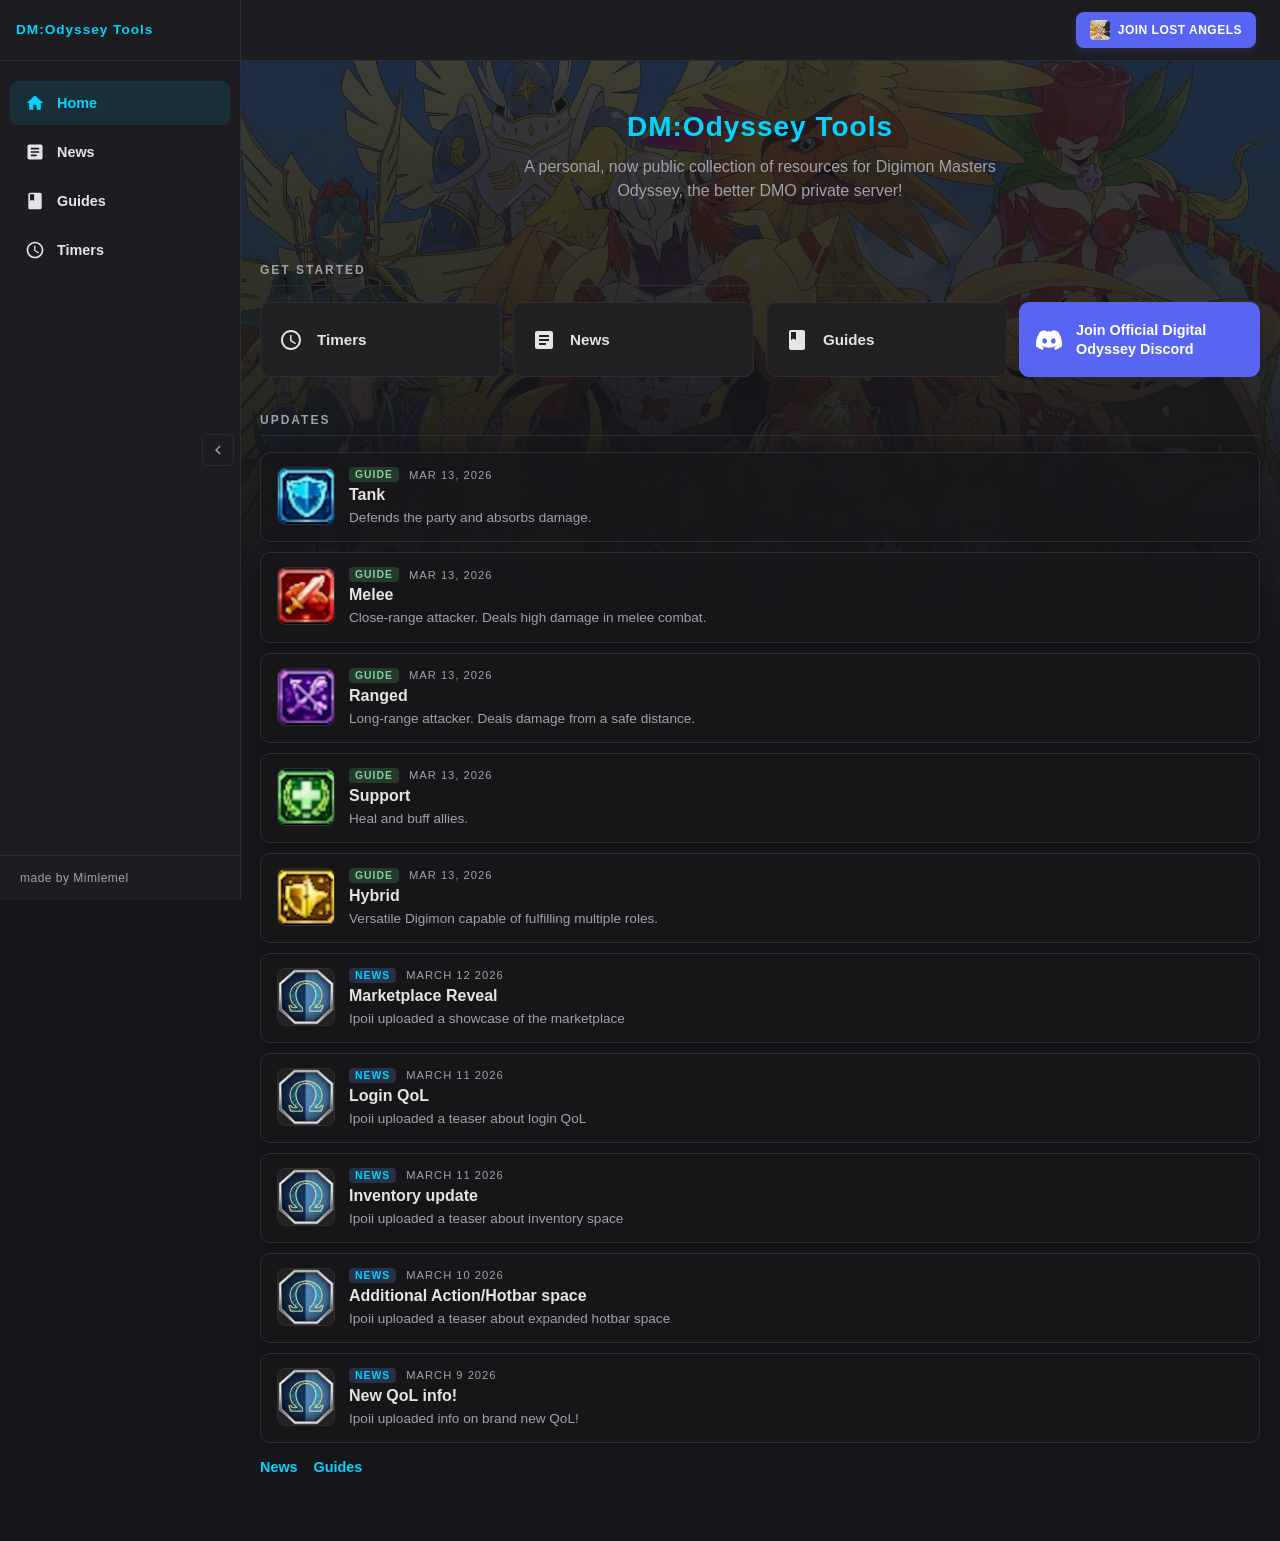
<file: index.html>
<!DOCTYPE html>
<html lang="en">
<head>
    <meta charset="UTF-8">
    <meta name="viewport" content="width=device-width, initial-scale=1.0">
    <title>DM:Odyssey Tools</title>
    <meta name="description" content="Resources for Digimon Masters Odyssey: news, guides, and tour timers for the DMO private server. Join Lost Angels and get started.">
    <meta property="og:type" content="website">
    <meta property="og:title" content="DM:Odyssey Tools">
    <meta property="og:description" content="Resources for Digimon Masters Odyssey: news, guides, and tour timers for the DMO private server.">
    <meta name="twitter:card" content="summary">
    <meta name="twitter:title" content="DM:Odyssey Tools">
    <meta name="twitter:description" content="Resources for Digimon Masters Odyssey: news, guides, and tour timers for the DMO private server.">
    <link rel="icon" type="image/x-icon" href="images/favicon/favicon.ico">
    <link rel="icon" type="image/png" sizes="32x32" href="images/favicon/favicon-32x32.png">
    <link rel="icon" type="image/png" sizes="16x16" href="images/favicon/favicon-16x16.png">
    <link rel="apple-touch-icon" sizes="180x180" href="images/favicon/apple-touch-icon.png">
    <link rel="manifest" href="images/favicon/site.webmanifest">
    <link rel="stylesheet" href="styles.css?v=2">
    <script type="application/ld+json">
    {"@context":"https://schema.org","@type":"WebSite","name":"DM:Odyssey Tools","description":"Resources for Digimon Masters Odyssey: news, guides, and tour timers for the DMO private server."}
    </script>
</head>
<body data-theme="dark">

<aside class="sidebar" id="sidebar">
    <div class="sidebar-header">
        <span class="sidebar-header-text">DM:Odyssey Tools</span>
        <button class="sidebar-toggle" id="sidebarToggle" title="Collapse menu" aria-label="Collapse menu">
            <svg viewBox="0 0 24 24"><path d="M15.41 7.41L14 6l-6 6 6 6 1.41-1.41L10.83 12z"/></svg>
        </button>
    </div>
    <nav class="nav-links">
        <a href="./" class="nav-item active">
            <svg class="nav-icon" viewBox="0 0 24 24"><path d="M10 20v-6h4v6h5v-8h3L12 3 2 12h3v8z"/></svg>
            <span>Home</span>
        </a>
        <a href="news/" class="nav-item">
            <svg class="nav-icon" viewBox="0 0 24 24"><path d="M19 3H5c-1.1 0-2 .9-2 2v14c0 1.1.9 2 2 2h14c1.1 0 2-.9 2-2V5c0-1.1-.9-2-2-2zm-5 14H7v-2h7v2zm3-4H7v-2h10v2zm0-4H7V7h10v2z"/></svg>
            <span>News</span>
        </a>
        <a href="guides/" class="nav-item">
            <svg class="nav-icon" viewBox="0 0 24 24"><path d="M18 2H6c-1.1 0-2 .9-2 2v16c0 1.1.9 2 2 2h12c1.1 0 2-.9 2-2V4c0-1.1-.9-2-2-2zM6 4h5v8l-2.5-1.5L6 12V4z"/></svg>
            <span>Guides</span>
        </a>
        <a href="timers/" class="nav-item">
            <svg class="nav-icon" viewBox="0 0 24 24"><path d="M11.99 2C6.47 2 2 6.48 2 12s4.47 10 9.99 10C17.52 22 22 17.52 22 12S17.52 2 11.99 2zM12 20c-4.42 0-8-3.58-8-8s3.58-8 8-8 8 3.58 8 8-3.58 8-8 8zm.5-13H11v6l5.25 3.15.75-1.23-4.5-2.67z"/></svg>
            <span>Timers</span>
        </a>
    </nav>
    <div class="sidebar-footer">made by Mimlemel<span class="editor-wrap"> · <a href="editor/" class="editor-link">Add post</a></span></div>
</aside>
<button class="sidebar-open-fab" id="sidebarOpenFab" title="Open menu" aria-label="Open menu">
    <svg viewBox="0 0 24 24"><path d="M10 6L8.59 7.41 13.17 12l-4.58 4.59L10 18l6-6z"/></svg>
</button>

<div class="main-wrapper">
    <header class="global-header">
        <div class="page-title-mobile">HOME</div>
        <div class="header-right">
            <a href="https://discord.gg/7pn8YUFkcG" target="_blank" class="discord-btn">
                <img src="images/lostangels.gif" alt="" class="discord-gif" onerror="this.src='https://cdn-icons-png.flaticon.com/512/3670/3670157.png'">
                <span>Join Lost Angels</span>
            </a>
        </div>
    </header>

    <main class="content-area">
        <div class="landing-hero">
            <h1>DM:Odyssey Tools</h1>
            <p>A personal, now public collection of resources for Digimon Masters Odyssey, the better DMO private server!</p>
        </div>

        <section class="landing-section">
            <h2>Get started</h2>
            <div class="landing-cards">
                <a href="timers/" class="landing-card">
                    <svg viewBox="0 0 24 24"><path d="M11.99 2C6.47 2 2 6.48 2 12s4.47 10 9.99 10C17.52 22 22 17.52 22 12S17.52 2 11.99 2zM12 20c-4.42 0-8-3.58-8-8s3.58-8 8-8 8 3.58 8 8-3.58 8-8 8zm.5-13H11v6l5.25 3.15.75-1.23-4.5-2.67z"/></svg>
                    Timers
                </a>
                <a href="news/" class="landing-card">
                    <svg viewBox="0 0 24 24"><path d="M19 3H5c-1.1 0-2 .9-2 2v14c0 1.1.9 2 2 2h14c1.1 0 2-.9 2-2V5c0-1.1-.9-2-2-2zm-5 14H7v-2h7v2zm3-4H7v-2h10v2zm0-4H7V7h10v2z"/></svg>
                    News
                </a>
                <a href="guides/" class="landing-card">
                    <svg viewBox="0 0 24 24"><path d="M18 2H6c-1.1 0-2 .9-2 2v16c0 1.1.9 2 2 2h12c1.1 0 2-.9 2-2V4c0-1.1-.9-2-2-2zM6 4h5v8l-2.5-1.5L6 12V4z"/></svg>
                    Guides
                </a>
                <a href="https://discord.gg/EegYuwFWg3" target="_blank" rel="noopener noreferrer" class="landing-card landing-card--discord">
                    <svg class="discord-icon" viewBox="0 0 24 24" fill="currentColor"><path d="M20.317 4.37a19.791 19.791 0 0 0-4.885-1.515.074.074 0 0 0-.079.037c-.21.375-.444.864-.608 1.25a18.27 18.27 0 0 0-5.487 0 12.64 12.64 0 0 0-.617-1.25.077.077 0 0 0-.079-.037A19.736 19.736 0 0 0 3.677 4.37a.07.07 0 0 0-.032.027C.533 9.046-.32 13.58.099 18.057a.082.082 0 0 0 .031.057 19.9 19.9 0 0 0 5.993 3.03.078.078 0 0 0 .084-.028 14.09 14.09 0 0 0 1.226-1.994.076.076 0 0 0-.041-.106 13.107 13.107 0 0 1-1.872-.892.077.077 0 0 1-.008-.128 10.2 10.2 0 0 0 .372-.292.074.074 0 0 1 .077-.01c3.928 1.793 8.18 1.793 12.062 0a.074.074 0 0 1 .078.01c.12.098.246.198.373.292a.077.077 0 0 1-.006.127 12.299 12.299 0 0 1-1.873.892.077.077 0 0 0-.041.107c.36.698.772 1.362 1.225 1.993a.076.076 0 0 0 .084.028 19.839 19.839 0 0 0 6.002-3.03.077.077 0 0 0 .032-.054c.5-5.177-.838-9.674-3.549-13.66a.061.061 0 0 0-.031-.03zM8.02 15.33c-1.183 0-2.157-1.085-2.157-2.419 0-1.333.956-2.419 2.157-2.419 1.21 0 2.176 1.096 2.157 2.42 0 1.333-.956 2.418-2.157 2.418zm7.975 0c-1.183 0-2.157-1.085-2.157-2.419 0-1.333.955-2.419 2.157-2.419 1.21 0 2.176 1.096 2.157 2.42 0 1.333-.946 2.418-2.157 2.418z"/></svg>
                    <span class="landing-card--discord-text">Join Official Digital Odyssey Discord</span>
                </a>
            </div>
        </section>

        <section class="landing-section">
            <h2>Updates</h2>
            <div class="news-list" id="updatesList"></div>
            <div class="updates-view-all" id="updatesViewAll">
                <a href="news/">News</a>
                <a href="guides/">Guides</a>
            </div>
        </section>
    </main>
</div>

<script src="js/common.js"></script>
<script src="js/index.js"></script>

</body>
</html>
</file>
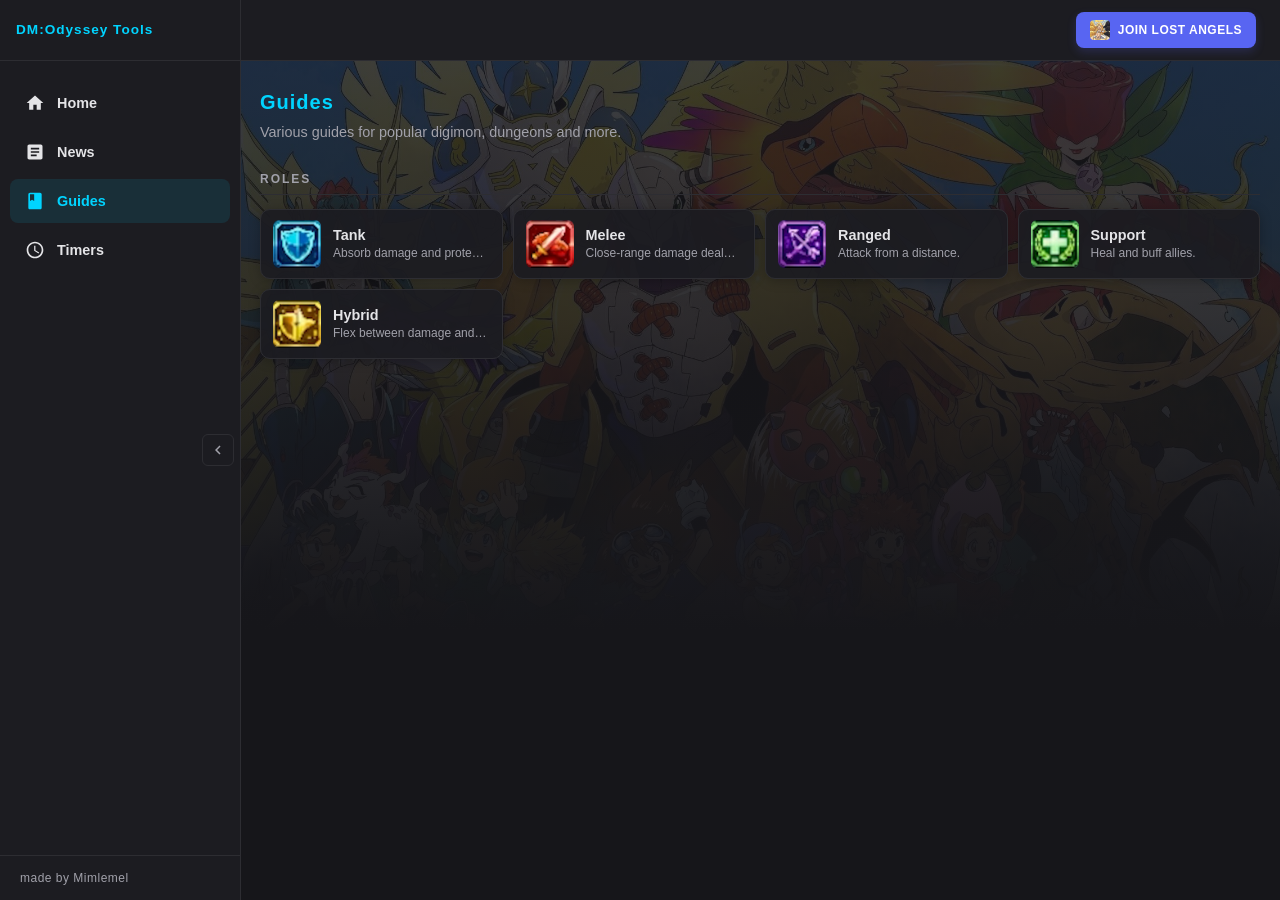
<file: guides/index.html>
<!DOCTYPE html>
<html lang="en">
<head>
    <meta charset="UTF-8">
    <meta name="viewport" content="width=device-width, initial-scale=1.0">
    <title>Guides | DM:Odyssey Tools</title>
    <meta name="description" content="Guides for Digimon Masters Odyssey: roles, digimon, dungeons, and more. Tips for tanks, support, ranged, melee, caster, and hybrid.">
    <meta property="og:type" content="website">
    <meta property="og:title" content="Guides | DM:Odyssey Tools">
    <meta property="og:description" content="Guides for Digimon Masters Odyssey: roles, digimon, dungeons, and more. Tips for tanks, support, ranged, melee, caster, and hybrid.">
    <meta name="twitter:card" content="summary">
    <meta name="twitter:title" content="Guides | DM:Odyssey Tools">
    <meta name="twitter:description" content="Guides for Digimon Masters Odyssey: roles, digimon, dungeons, and more. Tips for tanks, support, ranged, melee, caster, and hybrid.">
    <link rel="icon" type="image/x-icon" href="../images/favicon/favicon.ico">
    <link rel="icon" type="image/png" sizes="32x32" href="../images/favicon/favicon-32x32.png">
    <link rel="icon" type="image/png" sizes="16x16" href="../images/favicon/favicon-16x16.png">
    <link rel="apple-touch-icon" sizes="180x180" href="../images/favicon/apple-touch-icon.png">
    <link rel="manifest" href="../images/favicon/site.webmanifest">
    <link rel="stylesheet" href="../styles.css?v=2">
</head>
<body data-theme="dark">

<aside class="sidebar" id="sidebar">
    <div class="sidebar-header">
        <span class="sidebar-header-text">DM:Odyssey Tools</span>
        <button class="sidebar-toggle" id="sidebarToggle" title="Collapse menu" aria-label="Collapse menu">
            <svg viewBox="0 0 24 24"><path d="M15.41 7.41L14 6l-6 6 6 6 1.41-1.41L10.83 12z"/></svg>
        </button>
    </div>
    <nav class="nav-links">
        <a href="../" class="nav-item">
            <svg class="nav-icon" viewBox="0 0 24 24"><path d="M10 20v-6h4v6h5v-8h3L12 3 2 12h3v8z"/></svg>
            <span>Home</span>
        </a>
        <a href="../news/" class="nav-item">
            <svg class="nav-icon" viewBox="0 0 24 24"><path d="M19 3H5c-1.1 0-2 .9-2 2v14c0 1.1.9 2 2 2h14c1.1 0 2-.9 2-2V5c0-1.1-.9-2-2-2zm-5 14H7v-2h7v2zm3-4H7v-2h10v2zm0-4H7V7h10v2z"/></svg>
            <span>News</span>
        </a>
        <a href="./" class="nav-item active">
            <svg class="nav-icon" viewBox="0 0 24 24"><path d="M18 2H6c-1.1 0-2 .9-2 2v16c0 1.1.9 2 2 2h12c1.1 0 2-.9 2-2V4c0-1.1-.9-2-2-2zM6 4h5v8l-2.5-1.5L6 12V4z"/></svg>
            <span>Guides</span>
        </a>
        <a href="../timers/" class="nav-item">
            <svg class="nav-icon" viewBox="0 0 24 24"><path d="M11.99 2C6.47 2 2 6.48 2 12s4.47 10 9.99 10C17.52 22 22 17.52 22 12S17.52 2 11.99 2zM12 20c-4.42 0-8-3.58-8-8s3.58-8 8-8 8 3.58 8 8-3.58 8-8 8zm.5-13H11v6l5.25 3.15.75-1.23-4.5-2.67z"/></svg>
            <span>Timers</span>
        </a>
    </nav>
    <div class="sidebar-footer">made by Mimlemel<span class="editor-wrap"> · <a href="../editor/" class="editor-link">Add post</a></span></div>
</aside>
<button class="sidebar-open-fab" id="sidebarOpenFab" title="Open menu" aria-label="Open menu">
    <svg viewBox="0 0 24 24"><path d="M10 6L8.59 7.41 13.17 12l-4.58 4.59L10 18l6-6z"/></svg>
</button>

<div class="main-wrapper">
    <header class="global-header">
        <div class="page-title-mobile">GUIDES</div>
        <div class="header-right">
            <a href="https://discord.gg/7pn8YUFkcG" target="_blank" class="discord-btn">
                <img src="../images/lostangels.gif" alt="" class="discord-gif" onerror="this.src='https://cdn-icons-png.flaticon.com/512/3670/3670157.png'">
                <span>Join Lost Angels</span>
            </a>
        </div>
    </header>

    <main class="content-area">
        <h1 class="guides-page-title">Guides</h1>
        <p class="guides-intro">Various guides for popular digimon, dungeons and more.</p>

        <section class="guide-section roles-section">
            <h2 class="guide-section-title">Roles</h2>
            <div class="guide-cards roles-cards">
                <a href="../guide/#role-tank" class="guide-card role-card">
                    <img class="guide-card-image role-card-image" src="../images/roles/tank.png" alt="">
                    <div class="guide-card-body">
                        <div class="guide-card-title">Tank</div>
                        <div class="guide-card-desc">Absorb damage and protect the party.</div>
                    </div>
                </a>
                <a href="../guide/#role-melee" class="guide-card role-card">
                    <img class="guide-card-image role-card-image" src="../images/roles/melee.png" alt="">
                    <div class="guide-card-body">
                        <div class="guide-card-title">Melee</div>
                        <div class="guide-card-desc">Close-range damage dealers.</div>
                    </div>
                </a>
                <a href="../guide/#role-ranged" class="guide-card role-card">
                    <img class="guide-card-image role-card-image" src="../images/roles/ranged.png" alt="">
                    <div class="guide-card-body">
                        <div class="guide-card-title">Ranged</div>
                        <div class="guide-card-desc">Attack from a distance.</div>
                    </div>
                </a>
                <a href="../guide/#role-support" class="guide-card role-card">
                    <img class="guide-card-image role-card-image" src="../images/roles/support.png" alt="">
                    <div class="guide-card-body">
                        <div class="guide-card-title">Support</div>
                        <div class="guide-card-desc">Heal and buff allies.</div>
                    </div>
                </a>
                <a href="../guide/#role-hybrid" class="guide-card role-card">
                    <img class="guide-card-image role-card-image" src="../images/roles/hybrid.png" alt="">
                    <div class="guide-card-body">
                        <div class="guide-card-title">Hybrid</div>
                        <div class="guide-card-desc">Flex between damage and utility.</div>
                    </div>
                </a>
            </div>
        </section>

        <div id="guidesContainer"></div>
        <div class="guides-empty" id="guidesEmpty" style="display: none;">No guides yet.</div>
    </main>
</div>

<script src="../js/common.js"></script>
<script src="../js/guides.js"></script>

</body>
</html>
</file>
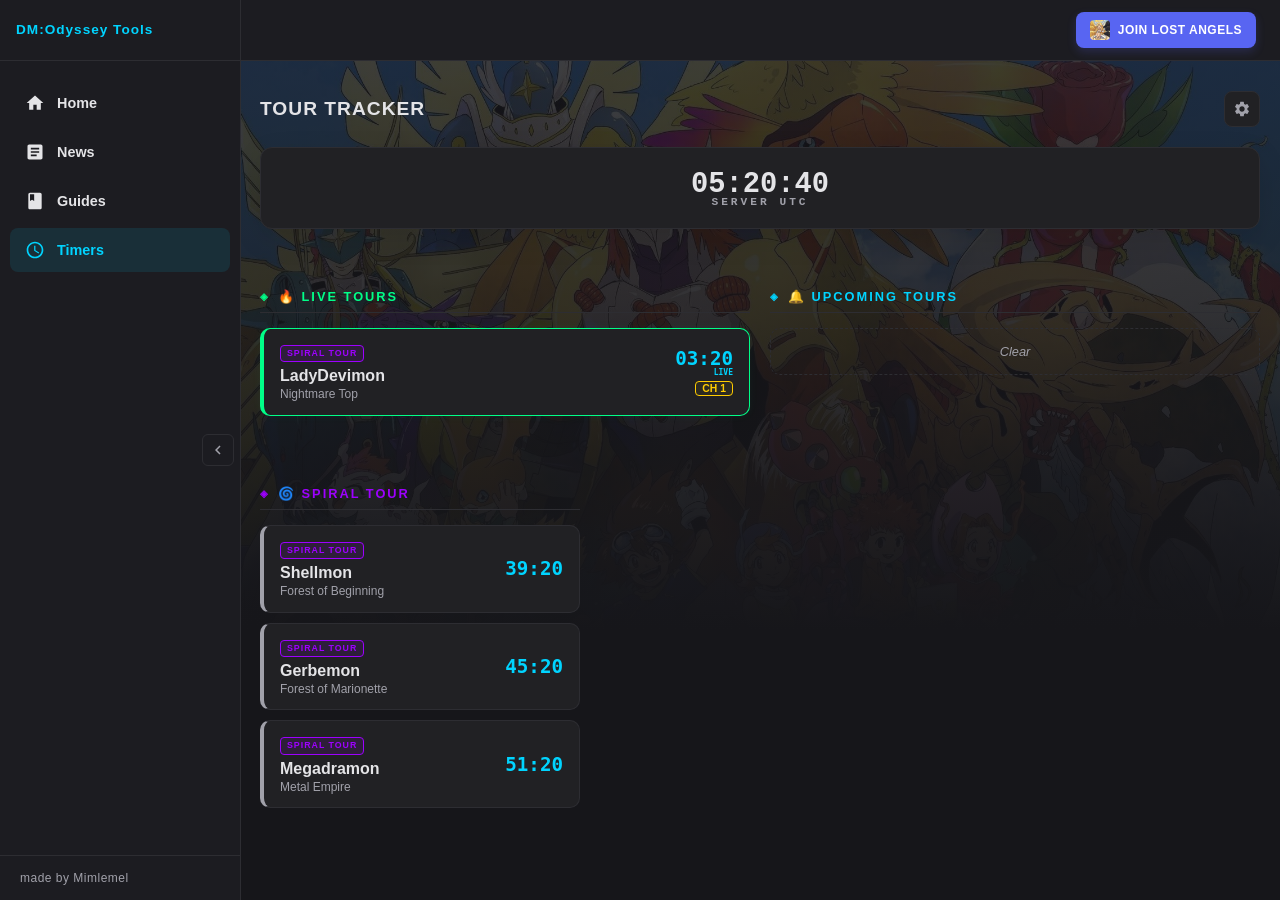
<file: timers/index.html>
<!DOCTYPE html>
<html lang="en">
<head>
    <meta charset="UTF-8">
    <meta name="viewport" content="width=device-width, initial-scale=1.0">
    <title>Timers | DM:Odyssey Tools</title>
    <meta name="description" content="Tour tracker for Digimon Masters Odyssey: Spiral tours. Live and upcoming schedule in server time.">
    <meta property="og:type" content="website">
    <meta property="og:title" content="Timers | DM:Odyssey Tools">
    <meta property="og:description" content="Tour tracker for Digimon Masters Odyssey: Spiral tours. Live and upcoming schedule in server time.">
    <meta name="twitter:card" content="summary">
    <meta name="twitter:title" content="Timers | DM:Odyssey Tools">
    <meta name="twitter:description" content="Tour tracker for Digimon Masters Odyssey: Spiral tours. Live and upcoming schedule in server time.">
    <link rel="icon" type="image/x-icon" href="../images/favicon/favicon.ico">
    <link rel="icon" type="image/png" sizes="32x32" href="../images/favicon/favicon-32x32.png">
    <link rel="icon" type="image/png" sizes="16x16" href="../images/favicon/favicon-16x16.png">
    <link rel="apple-touch-icon" sizes="180x180" href="../images/favicon/apple-touch-icon.png">
    <link rel="manifest" href="../images/favicon/site.webmanifest">
    <link rel="stylesheet" href="../styles.css?v=2">
</head>
<body data-theme="dark">

<div id="eventShineOverlay"></div>
<div id="eventRainContainer"></div>

<aside class="sidebar" id="sidebar">
    <div class="sidebar-header">
        <span class="sidebar-header-text">DM:Odyssey Tools</span>
        <button class="sidebar-toggle" id="sidebarToggle" title="Collapse menu" aria-label="Collapse menu">
            <svg viewBox="0 0 24 24"><path d="M15.41 7.41L14 6l-6 6 6 6 1.41-1.41L10.83 12z"/></svg>
        </button>
    </div>
    <nav class="nav-links">
        <a href="../" class="nav-item">
            <svg class="nav-icon" viewBox="0 0 24 24"><path d="M10 20v-6h4v6h5v-8h3L12 3 2 12h3v8z"/></svg>
            <span>Home</span>
        </a>
        <a href="../news/" class="nav-item">
            <svg class="nav-icon" viewBox="0 0 24 24"><path d="M19 3H5c-1.1 0-2 .9-2 2v14c0 1.1.9 2 2 2h14c1.1 0 2-.9 2-2V5c0-1.1-.9-2-2-2zm-5 14H7v-2h7v2zm3-4H7v-2h10v2zm0-4H7V7h10v2z"/></svg>
            <span>News</span>
        </a>
        <a href="../guides/" class="nav-item">
            <svg class="nav-icon" viewBox="0 0 24 24"><path d="M18 2H6c-1.1 0-2 .9-2 2v16c0 1.1.9 2 2 2h12c1.1 0 2-.9 2-2V4c0-1.1-.9-2-2-2zM6 4h5v8l-2.5-1.5L6 12V4z"/></svg>
            <span>Guides</span>
        </a>
        <a href="./" class="nav-item active">
            <svg class="nav-icon" viewBox="0 0 24 24"><path d="M11.99 2C6.47 2 2 6.48 2 12s4.47 10 9.99 10C17.52 22 22 17.52 22 12S17.52 2 11.99 2zM12 20c-4.42 0-8-3.58-8-8s3.58-8 8-8 8 3.58 8 8-3.58 8-8 8zm.5-13H11v6l5.25 3.15.75-1.23-4.5-2.67z"/></svg>
            <span>Timers</span>
        </a>
    </nav>
    <div class="sidebar-footer">made by Mimlemel<span class="editor-wrap"> · <a href="../editor/" class="editor-link">Add post</a></span></div>
</aside>
<button class="sidebar-open-fab" id="sidebarOpenFab" title="Open menu" aria-label="Open menu">
    <svg viewBox="0 0 24 24"><path d="M10 6L8.59 7.41 13.17 12l-4.58 4.59L10 18l6-6z"/></svg>
</button>

<div class="main-wrapper">
    <header class="global-header">
        <div class="page-title-mobile">TIMERS</div>
        <div class="header-right">
            <a href="https://discord.gg/7pn8YUFkcG" target="_blank" class="discord-btn">
                <img src="../images/lostangels.gif" alt="" class="discord-gif" onerror="this.src='https://cdn-icons-png.flaticon.com/512/3670/3670157.png'">
                <span>Join Lost Angels</span>
            </a>
        </div>
    </header>

    <main class="content-area">
        <div class="timers-header">
            <h1 style="margin:0; font-size: 1.2rem; letter-spacing: 1px;">TOUR TRACKER</h1>
            <button class="icon-btn" onclick="openSettings()" title="Settings">
                <svg viewBox="0 0 24 24"><path d="M19.14 12.94c.04-.3.06-.61.06-.94 0-.32-.02-.64-.07-.94l2.03-1.58a.49.49 0 00.12-.61l-1.92-3.32a.488.488 0 00-.59-.22l-2.39.96c-.5-.38-1.03-.7-1.62-.94l-.36-2.54a.484.484 0 00-.48-.41h-3.84c-.24 0-.43.17-.47.41l-.36 2.54c-.59.24-1.13.57-1.62.94l-2.39-.96c-.22-.08-.47 0-.59.22L2.74 8.87c-.12.21-.08.47.12.61l2.03 1.58c-.05.3-.09.63-.09.94s.02.64.07.94l-2.03 1.58a.49.49 0 00-.12.61l1.92 3.32c.12.22.37.29.59.22l2.39-.96c.5.38 1.03.7 1.62.94l.36 2.54c.05.24.24.41.48.41h3.84c.24 0 .44-.17.47-.41l.36-2.54c.59-.24 1.13-.56 1.62-.94l2.39.96c.22.08.47 0 .59-.22l1.92-3.32c.12-.22.07-.47-.12-.61l-2.01-1.58zM12 15.6c-1.98 0-3.6-1.62-3.6-3.6s1.62-3.6 3.6-3.6 3.6 1.62 3.6 3.6-1.62 3.6-3.6 3.6z"/></svg>
            </button>
        </div>

        <div class="server-time-card">
            <span id="serverTime">00:00:00</span>
            <span class="utc-label">SERVER UTC</span>
        </div>

        <!-- Top Status Row: Live - Upcoming -->
        <div class="top-status-grid">
            <div class="section" id="liveSection">
                <h2 style="color:var(--active);">🔥 Live Tours</h2>
                <div id="liveList"></div>
            </div>
            <div class="section" id="upcomingSection">
                <h2 style="color:var(--primary);">🔔 Upcoming Tours</h2>
                <div id="upcomingList"></div>
            </div>
        </div>

        <!-- Spiral Schedule -->
        <div class="schedule-categories-grid">
            <div class="section" id="spiralScheduleSection">
                <h2 style="color:var(--spiral);">🌀 Spiral Tour</h2>
                <div id="spiralScheduleList"></div>
            </div>
        </div>
    </main>
</div>

<div id="settingsOverlay" onclick="closeSettings(event)">
    <div class="settings-modal" onclick="event.stopPropagation()">
        <div class="settings-header">
            <h3>Settings</h3>
            <button class="close-btn" onclick="document.getElementById('settingsOverlay').style.display='none'">&times;</button>
        </div>
        
        <div class="settings-divider">Notifications</div>
        <div class="setting-group"><label for="notifySpiral">Spiral Start</label><input type="checkbox" id="notifySpiral" checked></div>
        <div class="setting-group"><label>Notify mins before:</label><input type="number" id="leadTime" class="lead-time-input" value="1" min="1" max="15"></div>
        <button type="button" class="test-btn" id="enableBrowserNotificationsBtn" onclick="requestNotificationPermission()" style="margin-top:6px;">Enable browser notifications</button>
        <p class="settings-hint">System notifications help when the tab is in the background. Grant permission above to get them.</p>

        <div class="settings-divider">Display Sections</div>
        <div class="setting-group"><label for="showSpiral">Show Spiral Tour</label><input type="checkbox" id="showSpiral" checked></div>

        <div class="settings-divider">Special Effects</div>
        <div class="setting-group"><label for="enableEffects">Enable Event Visuals</label><input type="checkbox" id="enableEffects" checked></div>

        <div class="settings-divider">Performance</div>
        <div class="setting-group"><label for="wakeLock">Keep screen awake</label><input type="checkbox" id="wakeLock"></div>
        <p class="settings-hint">While this page is open and visible, prevents the device from dimming or locking the screen. Useful on phones when watching the timer.</p>
    </div>
</div>

<script src="../js/common.js"></script>
<script src="../js/timers.js"></script>


</body>
</html>
</file>
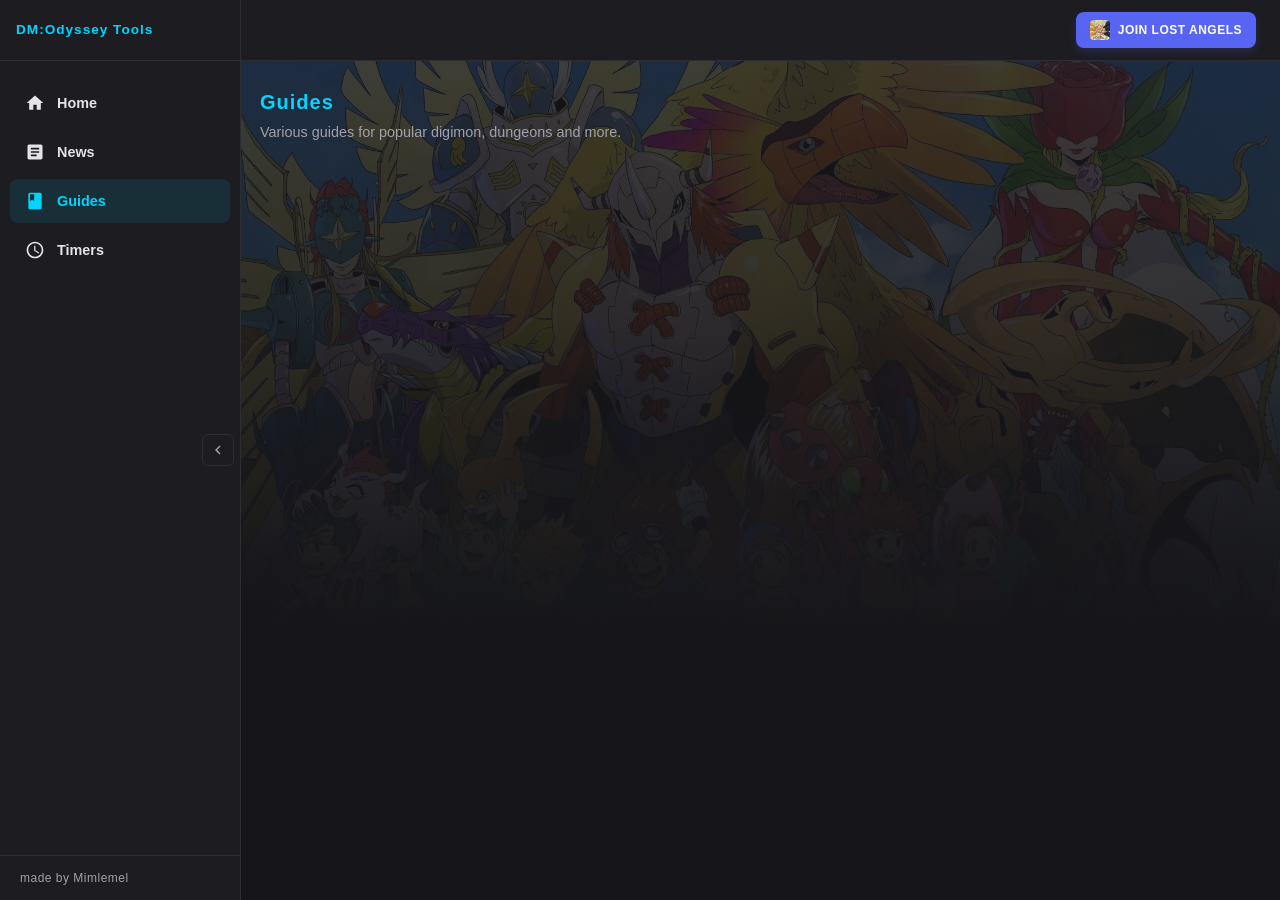
<file: guides.html>
<!DOCTYPE html>
<html lang="en">
<head>
    <meta charset="UTF-8">
    <meta name="viewport" content="width=device-width, initial-scale=1.0">
    <title>Guides | DM:Odyssey Tools</title>
    <meta name="description" content="Guides for Digimon Masters Odyssey: roles, digimon, dungeons, and more. Tips for tanks, support, ranged, melee, caster, and hybrid.">
    <meta property="og:type" content="website">
    <meta property="og:title" content="Guides | DM:Odyssey Tools">
    <meta property="og:description" content="Guides for Digimon Masters Odyssey: roles, digimon, dungeons, and more. Tips for tanks, support, ranged, melee, caster, and hybrid.">
    <meta name="twitter:card" content="summary">
    <meta name="twitter:title" content="Guides | DM:Odyssey Tools">
    <meta name="twitter:description" content="Guides for Digimon Masters Odyssey: roles, digimon, dungeons, and more. Tips for tanks, support, ranged, melee, caster, and hybrid.">
    <link rel="icon" type="image/x-icon" href="images/favicon/favicon.ico">
    <link rel="icon" type="image/png" sizes="32x32" href="images/favicon/favicon-32x32.png">
    <link rel="icon" type="image/png" sizes="16x16" href="images/favicon/favicon-16x16.png">
    <link rel="apple-touch-icon" sizes="180x180" href="images/favicon/apple-touch-icon.png">
    <link rel="manifest" href="images/favicon/site.webmanifest">
    <link rel="stylesheet" href="styles.css">
</head>
<body data-theme="dark">

<aside class="sidebar" id="sidebar">
    <div class="sidebar-header">
        <span class="sidebar-header-text">DM:Odyssey Tools</span>
        <button class="sidebar-toggle" id="sidebarToggle" title="Collapse menu" aria-label="Collapse menu">
            <svg viewBox="0 0 24 24"><path d="M15.41 7.41L14 6l-6 6 6 6 1.41-1.41L10.83 12z"/></svg>
        </button>
    </div>
    <nav class="nav-links">
        <a href="index.html" class="nav-item">
            <svg class="nav-icon" viewBox="0 0 24 24"><path d="M10 20v-6h4v6h5v-8h3L12 3 2 12h3v8z"/></svg>
            <span>Home</span>
        </a>
        <a href="news.html" class="nav-item">
            <svg class="nav-icon" viewBox="0 0 24 24"><path d="M19 3H5c-1.1 0-2 .9-2 2v14c0 1.1.9 2 2 2h14c1.1 0 2-.9 2-2V5c0-1.1-.9-2-2-2zm-5 14H7v-2h7v2zm3-4H7v-2h10v2zm0-4H7V7h10v2z"/></svg>
            <span>News</span>
        </a>
        <a href="guides.html" class="nav-item active">
            <svg class="nav-icon" viewBox="0 0 24 24"><path d="M18 2H6c-1.1 0-2 .9-2 2v16c0 1.1.9 2 2 2h12c1.1 0 2-.9 2-2V4c0-1.1-.9-2-2-2zM6 4h5v8l-2.5-1.5L6 12V4z"/></svg>
            <span>Guides</span>
        </a>
        <a href="timers.html" class="nav-item">
            <svg class="nav-icon" viewBox="0 0 24 24"><path d="M11.99 2C6.47 2 2 6.48 2 12s4.47 10 9.99 10C17.52 22 22 17.52 22 12S17.52 2 11.99 2zM12 20c-4.42 0-8-3.58-8-8s3.58-8 8-8 8 3.58 8 8-3.58 8-8 8zm.5-13H11v6l5.25 3.15.75-1.23-4.5-2.67z"/></svg>
            <span>Timers</span>
        </a>
    </nav>
    <div class="sidebar-footer">made by Mimlemel</div>
</aside>
<button class="sidebar-open-fab" id="sidebarOpenFab" title="Open menu" aria-label="Open menu">
    <svg viewBox="0 0 24 24"><path d="M10 6L8.59 7.41 13.17 12l-4.58 4.59L10 18l6-6z"/></svg>
</button>

<div class="main-wrapper">
    <header class="global-header">
        <div class="page-title-mobile">GUIDES</div>
        <div class="header-right">
            <a href="https://discord.gg/7pn8YUFkcG" target="_blank" class="discord-btn">
                <img src="images/lostangels.gif" alt="" class="discord-gif" onerror="this.src='https://cdn-icons-png.flaticon.com/512/3670/3670157.png'">
                <span>Join Lost Angels</span>
            </a>
        </div>
    </header>

    <main class="content-area">
        <h1 class="guides-page-title">Guides</h1>
        <p class="guides-intro">Various guides for popular digimon, dungeons and more.</p>
        <div id="guidesContainer"></div>
        <div class="guides-empty" id="guidesEmpty" style="display: none;">No guides yet.</div>
    </main>
</div>

<script src="js/common.js"></script>
<script src="js/guides.js"></script>

</body>
</html>
</file>
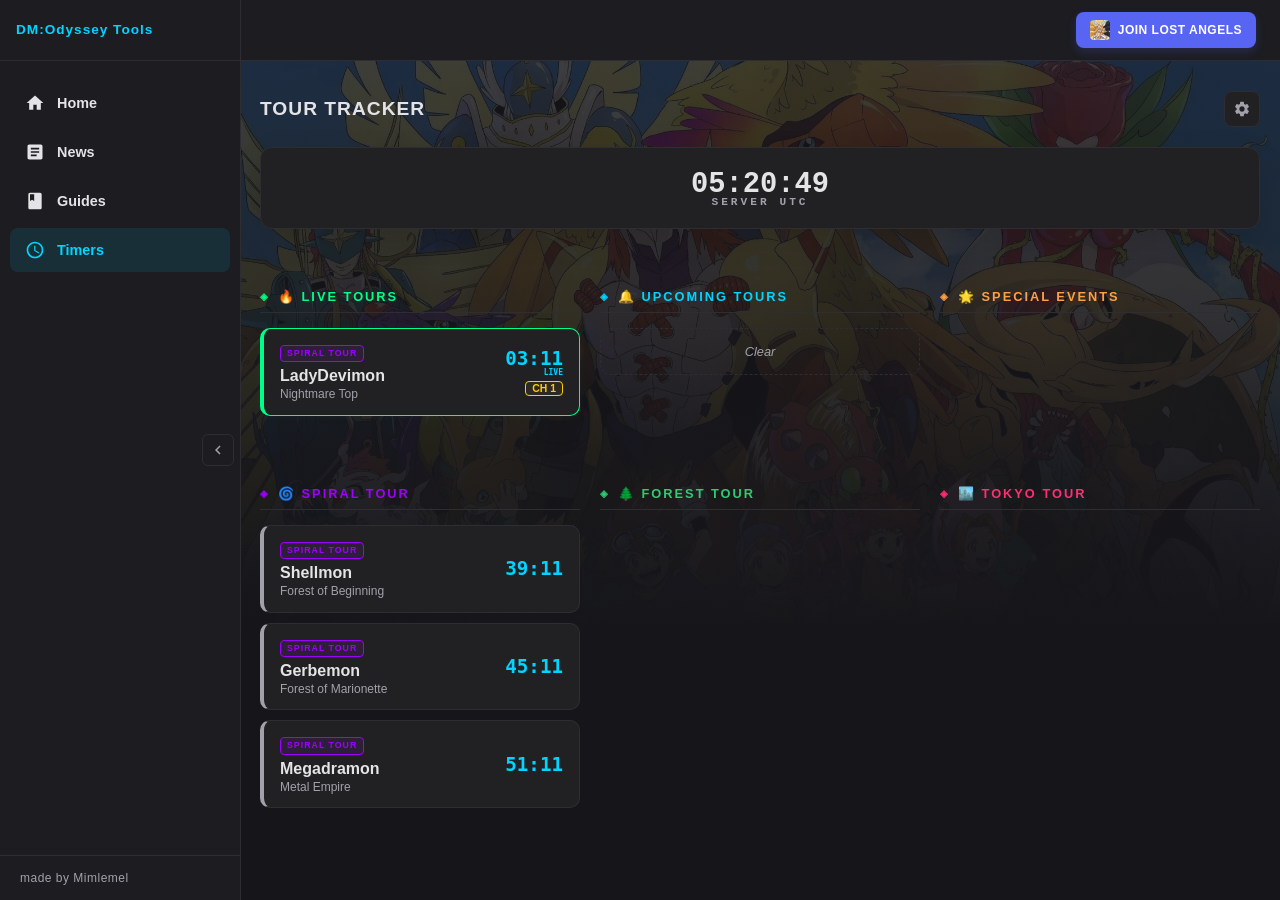
<file: timers.html>
<!DOCTYPE html>
<html lang="en">
<head>
    <meta charset="UTF-8">
    <meta name="viewport" content="width=device-width, initial-scale=1.0">
    <title>Timers | DM:Odyssey Tools</title>
    <meta name="description" content="Tour tracker for Digimon Masters Odyssey: Spiral, Forest, Tokyo tours and special events. Live and upcoming schedule in server time.">
    <meta property="og:type" content="website">
    <meta property="og:title" content="Timers | DM:Odyssey Tools">
    <meta property="og:description" content="Tour tracker for Digimon Masters Odyssey: Spiral, Forest, Tokyo tours and special events. Live and upcoming schedule in server time.">
    <meta name="twitter:card" content="summary">
    <meta name="twitter:title" content="Timers | DM:Odyssey Tools">
    <meta name="twitter:description" content="Tour tracker for Digimon Masters Odyssey: Spiral, Forest, Tokyo tours and special events. Live and upcoming schedule in server time.">
    <link rel="icon" type="image/x-icon" href="images/favicon/favicon.ico">
    <link rel="icon" type="image/png" sizes="32x32" href="images/favicon/favicon-32x32.png">
    <link rel="icon" type="image/png" sizes="16x16" href="images/favicon/favicon-16x16.png">
    <link rel="apple-touch-icon" sizes="180x180" href="images/favicon/apple-touch-icon.png">
    <link rel="manifest" href="images/favicon/site.webmanifest">
    <link rel="stylesheet" href="styles.css">
</head>
<body data-theme="dark">

<div id="eventShineOverlay"></div>
<div id="eventRainContainer"></div>

<aside class="sidebar" id="sidebar">
    <div class="sidebar-header">
        <span class="sidebar-header-text">DM:Odyssey Tools</span>
        <button class="sidebar-toggle" id="sidebarToggle" title="Collapse menu" aria-label="Collapse menu">
            <svg viewBox="0 0 24 24"><path d="M15.41 7.41L14 6l-6 6 6 6 1.41-1.41L10.83 12z"/></svg>
        </button>
    </div>
    <nav class="nav-links">
        <a href="index.html" class="nav-item">
            <svg class="nav-icon" viewBox="0 0 24 24"><path d="M10 20v-6h4v6h5v-8h3L12 3 2 12h3v8z"/></svg>
            <span>Home</span>
        </a>
        <a href="news.html" class="nav-item">
            <svg class="nav-icon" viewBox="0 0 24 24"><path d="M19 3H5c-1.1 0-2 .9-2 2v14c0 1.1.9 2 2 2h14c1.1 0 2-.9 2-2V5c0-1.1-.9-2-2-2zm-5 14H7v-2h7v2zm3-4H7v-2h10v2zm0-4H7V7h10v2z"/></svg>
            <span>News</span>
        </a>
        <a href="guides.html" class="nav-item">
            <svg class="nav-icon" viewBox="0 0 24 24"><path d="M18 2H6c-1.1 0-2 .9-2 2v16c0 1.1.9 2 2 2h12c1.1 0 2-.9 2-2V4c0-1.1-.9-2-2-2zM6 4h5v8l-2.5-1.5L6 12V4z"/></svg>
            <span>Guides</span>
        </a>
        <a href="timers.html" class="nav-item active">
            <svg class="nav-icon" viewBox="0 0 24 24"><path d="M11.99 2C6.47 2 2 6.48 2 12s4.47 10 9.99 10C17.52 22 22 17.52 22 12S17.52 2 11.99 2zM12 20c-4.42 0-8-3.58-8-8s3.58-8 8-8 8 3.58 8 8-3.58 8-8 8zm.5-13H11v6l5.25 3.15.75-1.23-4.5-2.67z"/></svg>
            <span>Timers</span>
        </a>
    </nav>
    <div class="sidebar-footer">made by Mimlemel</div>
</aside>
<button class="sidebar-open-fab" id="sidebarOpenFab" title="Open menu" aria-label="Open menu">
    <svg viewBox="0 0 24 24"><path d="M10 6L8.59 7.41 13.17 12l-4.58 4.59L10 18l6-6z"/></svg>
</button>

<div class="main-wrapper">
    <header class="global-header">
        <div class="page-title-mobile">TIMERS</div>
        <div class="header-right">
            <a href="https://discord.gg/7pn8YUFkcG" target="_blank" class="discord-btn">
                <img src="images/lostangels.gif" alt="" class="discord-gif" onerror="this.src='https://cdn-icons-png.flaticon.com/512/3670/3670157.png'">
                <span>Join Lost Angels</span>
            </a>
        </div>
    </header>

    <main class="content-area">
        <div class="timers-header">
            <h1 style="margin:0; font-size: 1.2rem; letter-spacing: 1px;">TOUR TRACKER</h1>
            <button class="icon-btn" onclick="openSettings()" title="Settings">
                <svg viewBox="0 0 24 24"><path d="M19.14 12.94c.04-.3.06-.61.06-.94 0-.32-.02-.64-.07-.94l2.03-1.58a.49.49 0 00.12-.61l-1.92-3.32a.488.488 0 00-.59-.22l-2.39.96c-.5-.38-1.03-.7-1.62-.94l-.36-2.54a.484.484 0 00-.48-.41h-3.84c-.24 0-.43.17-.47.41l-.36 2.54c-.59.24-1.13.57-1.62.94l-2.39-.96c-.22-.08-.47 0-.59.22L2.74 8.87c-.12.21-.08.47.12.61l2.03 1.58c-.05.3-.09.63-.09.94s.02.64.07.94l-2.03 1.58a.49.49 0 00-.12.61l1.92 3.32c.12.22.37.29.59.22l2.39-.96c.5.38 1.03.7 1.62.94l.36 2.54c.05.24.24.41.48.41h3.84c.24 0 .44-.17.47-.41l.36-2.54c.59-.24 1.13-.56 1.62-.94l2.39.96c.22.08.47 0 .59-.22l1.92-3.32c.12-.22.07-.47-.12-.61l-2.01-1.58zM12 15.6c-1.98 0-3.6-1.62-3.6-3.6s1.62-3.6 3.6-3.6 3.6 1.62 3.6 3.6-1.62 3.6-3.6 3.6z"/></svg>
            </button>
        </div>

        <div class="server-time-card">
            <span id="serverTime">00:00:00</span>
            <span class="utc-label">SERVER UTC</span>
        </div>

        <!-- Top Status Row: Live - Upcoming - Events -->
        <div class="top-status-grid">
            <div class="section" id="liveSection">
                <h2 style="color:var(--active);">🔥 Live Tours</h2>
                <div id="liveList"></div>
            </div>
            <div class="section" id="upcomingSection">
                <h2 style="color:var(--primary);">🔔 Upcoming Tours</h2>
                <div id="upcomingList"></div>
            </div>
            <div class="section" id="eventSection">
                <h2 style="color:var(--event);">🌟 Special Events</h2>
                <div id="eventList"></div>
            </div>
        </div>

        <!-- Categorized Schedules -->
        <div class="schedule-categories-grid">
            <div class="section" id="spiralScheduleSection">
                <h2 style="color:var(--spiral);">🌀 Spiral Tour</h2>
                <div id="spiralScheduleList"></div>
            </div>
            <div class="section" id="forestScheduleSection">
                <h2 style="color:var(--forest);">🌲 Forest Tour</h2>
                <div id="forestScheduleList"></div>
            </div>
            <div class="section" id="tokyoScheduleSection">
                <h2 style="color:var(--tokyo);">🏙️ Tokyo Tour</h2>
                <div id="tokyoScheduleList"></div>
            </div>
        </div>
    </main>
</div>

<div id="settingsOverlay" onclick="closeSettings(event)">
    <div class="settings-modal" onclick="event.stopPropagation()">
        <div class="settings-header">
            <h3>Settings</h3>
            <button class="close-btn" onclick="document.getElementById('settingsOverlay').style.display='none'">&times;</button>
        </div>
        
        <div class="settings-divider">Notifications</div>
        <div class="setting-group"><label for="notifySpiral">Spiral Start</label><input type="checkbox" id="notifySpiral" checked></div>
        <div class="setting-group"><label for="notifyForest">Forest Start</label><input type="checkbox" id="notifyForest" checked></div>
        <div class="setting-group"><label for="notifyTokyo">Tokyo Start</label><input type="checkbox" id="notifyTokyo" checked></div>
        <div class="setting-group"><label for="notifyEvent">Special Event</label><input type="checkbox" id="notifyEvent" checked></div>
        <div class="setting-group"><label>Notify mins before:</label><input type="number" id="leadTime" class="lead-time-input" value="1" min="1" max="15"></div>

        <div class="settings-divider">Display Sections</div>
        <div class="setting-group"><label for="showSpiral">Show Spiral Tour</label><input type="checkbox" id="showSpiral" checked></div>
        <div class="setting-group"><label for="showForest">Show Forest Tour</label><input type="checkbox" id="showForest" checked></div>
        <div class="setting-group"><label for="showTokyo">Show Tokyo Tour</label><input type="checkbox" id="showTokyo" checked></div>
        <div class="setting-group"><label for="showEvent">Show Special Event</label><input type="checkbox" id="showEvent" checked></div>

        <div class="settings-divider">Special Effects</div>
        <div class="setting-group"><label for="enableEffects">Enable Event Visuals</label><input type="checkbox" id="enableEffects" checked></div>

        <div class="settings-divider">Performance</div>
        <div class="setting-group"><label for="wakeLock">Keep Screen Awake</label><input type="checkbox" id="wakeLock"></div>

        <button class="test-btn" onclick="playBeep()">Test Beep Sound</button>
    </div>
</div>

<script src="js/common.js"></script>
<script src="js/timers.js"></script>


</body>
</html>
</file>
<file: styles.css>
/* ========== DM:Odyssey Tools – Shared stylesheet ========== */

/* --- Variables --- */
:root {
    --bg: #16161a;
    --header-bg: #1c1c21;
    --sidebar-bg: #1c1c21;
    --card: #212124;
    --primary: #00d4ff;
    --active: #00ff88;
    --text: #e4e4e7;
    --text-dim: #a1a1aa;
    --spiral: #9d00ff;
    --forest: #2ecc71;
    --tokyo: #ff2e71;
    --accent: #ffcc00;
    --danger: #ff4757;
    --border: #2d2d32;
    --overlay: rgba(0, 0, 0, 0.85);
    --event: #ff9f43;
    --discord: #5865F2;
    --discord-hover: #4752c4;
    --nav-width: 240px;
    --header-height: 60px;
}

[data-theme="light"] {
    --bg: #f4f7f9;
    --header-bg: #ffffff;
    --sidebar-bg: #ffffff;
    --card: #ffffff;
    --primary: #0088cc;
    --active: #27ae60;
    --text: #2c3e50;
    --text-dim: #7f8c8d;
    --border: #dcdde1;
    --overlay: rgba(255, 255, 255, 0.95);
}

/* --- Base --- */
body {
    font-family: 'Segoe UI', Roboto, Helvetica, Arial, sans-serif;
    background: var(--bg);
    background-image: linear-gradient(180deg, rgba(22, 22, 26, 0.82) 0%, rgba(22, 22, 26, 0.88) 35%, var(--bg) 70%, var(--bg) 100%), url("images/digi_wallpaper.jpg");
    background-size: cover;
    background-position: center;
    background-attachment: fixed;
    color: var(--text);
    margin: 0;
    transition: background 0.3s, color 0.3s;
    display: flex;
    min-height: 100vh;
    overflow-x: hidden;
}


/* --- Sidebar --- */
.sidebar {
    width: var(--nav-width);
    background: var(--sidebar-bg);
    border-right: 1px solid var(--border);
    height: 100vh;
    position: fixed;
    left: 0;
    top: 0;
    display: flex;
    flex-direction: column;
    z-index: 1001;
    transition: transform 0.3s ease;
}

.sidebar-header {
    height: var(--header-height);
    min-height: var(--header-height);
    display: flex;
    align-items: center;
    justify-content: space-between;
    gap: 10px;
    padding: 0 12px 0 16px;
    flex-shrink: 0;
    border-bottom: 1px solid var(--border);
}

.sidebar-header-text {
    flex: 1;
    min-width: 0;
    overflow: hidden;
    text-overflow: ellipsis;
    white-space: nowrap;
    font-size: 0.85rem;
    font-weight: 900;
    letter-spacing: 1px;
    color: var(--primary);
    line-height: 1;
}

.sidebar-toggle {
    background: transparent;
    border: 1px solid var(--border);
    color: var(--text-dim);
    cursor: pointer;
    padding: 6px;
    border-radius: 6px;
    display: flex;
    align-items: center;
    justify-content: center;
    transition: 0.2s;
}

.sidebar .sidebar-toggle {
    position: fixed;
    top: 50%;
    left: calc(var(--nav-width) - 38px);
    transform: translateY(-50%);
    z-index: 1002;
}

.sidebar.collapsed .sidebar-toggle {
    display: none;
}

.sidebar-toggle:hover {
    color: var(--primary);
    border-color: var(--primary);
}

.sidebar-toggle svg {
    width: 18px;
    height: 18px;
    fill: currentColor;
}

.sidebar.collapsed {
    transform: translateX(calc(-1 * var(--nav-width)));
}

.main-wrapper {
    flex-grow: 1;
    margin-left: var(--nav-width);
    display: flex;
    flex-direction: column;
    position: relative;
    z-index: 10;
    transition: margin-left 0.3s ease;
}

.main-wrapper.sidebar-collapsed {
    margin-left: 0;
}


.sidebar-open-fab {
    display: none;
    position: fixed;
    left: 12px;
    top: 50%;
    transform: translateY(-50%);
    z-index: 1000;
    background: var(--card);
    border: 1px solid var(--border);
    color: var(--primary);
    width: 40px;
    height: 40px;
    border-radius: 8px;
    cursor: pointer;
    align-items: center;
    justify-content: center;
    box-shadow: 0 4px 12px rgba(0, 0, 0, 0.3);
    transition: 0.2s;
}

.sidebar-open-fab:hover {
    background: var(--primary);
    color: #000;
}

.sidebar-open-fab svg {
    width: 22px;
    height: 22px;
    fill: currentColor;
}

.sidebar.collapsed ~ .sidebar-open-fab {
    display: flex;
}

.nav-links {
    padding: 20px 10px;
    flex-grow: 1;
    overflow-y: auto;
}

.nav-item {
    display: flex;
    align-items: center;
    gap: 12px;
    padding: 12px 15px;
    border-radius: 8px;
    text-decoration: none;
    color: var(--text);
    font-size: 0.9rem;
    font-weight: 600;
    margin-bottom: 5px;
    transition: all 0.2s;
}

.nav-item.active {
    background: rgba(0, 212, 255, 0.1);
    color: var(--primary);
}

.nav-item:hover:not(.active) {
    background: rgba(255, 255, 255, 0.05);
}

.nav-icon {
    width: 20px;
    height: 20px;
    fill: currentColor;
}

.sidebar-footer {
    padding: 15px 20px;
    border-top: 1px solid var(--border);
    font-size: 0.75rem;
    color: var(--text-dim);
    font-weight: 500;
    letter-spacing: 0.5px;
}

.sidebar-footer a {
    color: var(--primary);
    text-decoration: none;
}

.sidebar-footer a:hover {
    text-decoration: underline;
}

/* Editor link hidden from public; shown only when DMO_EDITOR_ACCESS is set (see common.js) */
.sidebar-footer .editor-wrap {
    display: none;
}

body.dmo-editor-visible .sidebar-footer .editor-wrap {
    display: inline;
}

/* --- Main content --- */
.global-header {
    height: var(--header-height);
    background: var(--header-bg);
    border-bottom: 1px solid var(--border);
    display: flex;
    align-items: center;
    justify-content: space-between;
    padding: 0 24px;
    position: sticky;
    top: 0;
    z-index: 1000;
}

.page-title-mobile {
    display: none;
    font-weight: 800;
    color: var(--primary);
}

.header-right {
    display: flex;
    align-items: center;
    gap: 12px;
    margin-left: auto;
}

.content-area {
    padding: 30px 20px;
    max-width: 1200px;
    margin: 0 auto;
    width: 100%;
    box-sizing: border-box;
}

/* --- Buttons & links --- */
.discord-btn {
    display: flex;
    align-items: center;
    gap: 8px;
    background: var(--discord);
    color: white;
    padding: 8px 14px;
    border-radius: 8px;
    text-decoration: none;
    font-size: 0.75rem;
    font-weight: 800;
    text-transform: uppercase;
    letter-spacing: 0.5px;
    transition: all 0.2s ease;
    box-shadow: 0 4px 10px rgba(88, 101, 242, 0.2);
}

.discord-btn:hover {
    background: var(--discord-hover);
    transform: translateY(-1px);
}

.discord-gif {
    width: 20px;
    height: 20px;
    border-radius: 4px;
    display: block;
}

.icon-btn {
    background: var(--card);
    border: 1px solid var(--border);
    color: var(--text-dim);
    cursor: pointer;
    padding: 8px;
    border-radius: 8px;
    display: flex;
    align-items: center;
    justify-content: center;
    transition: 0.2s;
}

.icon-btn:hover {
    color: var(--primary);
    border-color: var(--primary);
}

.icon-btn svg {
    width: 18px;
    height: 18px;
    fill: currentColor;
}

/* --- Landing page --- */
.landing-hero {
    text-align: center;
    margin-bottom: 40px;
    padding: 20px 0;
}

.landing-hero h1 {
    margin: 0 0 12px 0;
    font-size: 1.75rem;
    font-weight: 900;
    letter-spacing: 1px;
    color: var(--primary);
}

.landing-hero p {
    margin: 0;
    font-size: 1rem;
    color: var(--text-dim);
    max-width: 540px;
    margin-left: auto;
    margin-right: auto;
    line-height: 1.5;
}

.landing-section {
    margin-bottom: 36px;
}

.landing-section h2 {
    font-size: 0.75rem;
    font-weight: 800;
    text-transform: uppercase;
    letter-spacing: 2px;
    color: var(--text-dim);
    margin: 0 0 16px 0;
    padding-bottom: 8px;
    border-bottom: 1px solid var(--border);
}

.landing-cards {
    display: grid;
    grid-template-columns: repeat(auto-fill, minmax(200px, 1fr));
    gap: 12px;
}

.landing-card {
    display: flex;
    align-items: center;
    gap: 14px;
    padding: 16px 18px;
    background: var(--card);
    border: 1px solid var(--border);
    border-radius: 10px;
    text-decoration: none;
    color: var(--text);
    font-weight: 600;
    font-size: 0.95rem;
    transition: all 0.2s;
}

.landing-card:hover {
    border-color: var(--primary);
    background: rgba(0, 212, 255, 0.06);
    color: var(--primary);
}

.landing-card svg {
    width: 24px;
    height: 24px;
    fill: currentColor;
    flex-shrink: 0;
}

.landing-card--discord {
    padding: 18px 16px;
    font-size: 0.9rem;
    font-weight: 700;
    background: var(--discord);
    border-color: var(--discord);
    color: #fff;
}

.landing-card--discord:hover {
    background: var(--discord-hover);
    border-color: var(--discord-hover);
    color: #fff;
}

.landing-card--discord .discord-icon {
    width: 26px;
    height: 26px;
    flex-shrink: 0;
}

.landing-card--discord-text {
    line-height: 1.3;
    max-width: 100%;
    word-break: break-word;
}

/* --- News --- */
.news-page-title {
    font-size: 1.25rem;
    font-weight: 800;
    letter-spacing: 1px;
    color: var(--primary);
    margin: 0 0 24px 0;
}

/* News list (home page preview) */
.news-list {
    display: flex;
    flex-direction: column;
    gap: 10px;
}

.news-item {
    display: flex;
    align-items: flex-start;
    gap: 14px;
    padding: 14px 16px;
    background: rgba(22, 22, 26, 0.88);
    border: 1px solid var(--border);
    border-radius: 10px;
    text-decoration: none;
    color: var(--text);
    transition: background 0.2s, border-color 0.2s, box-shadow 0.2s;
    box-shadow: 0 2px 12px rgba(0, 0, 0, 0.25);
}

.news-item:last-child {
    margin-bottom: 0;
}

.news-item:hover {
    background: rgba(28, 28, 33, 0.95);
    border-color: var(--primary);
    box-shadow: 0 4px 16px rgba(0, 0, 0, 0.3), 0 0 0 1px rgba(0, 212, 255, 0.15);
}

.news-item-thumb {
    width: 56px;
    height: 56px;
    min-width: 56px;
    border-radius: 8px;
    object-fit: cover;
    background: var(--card);
    border: 1px solid var(--border);
}

.news-item-body {
    flex: 1;
    min-width: 0;
}

.landing-updates-intro {
    color: var(--text-dim);
    font-size: 0.9rem;
    margin: -8px 0 16px 0;
}

.updates-view-all {
    display: flex;
    gap: 16px;
    margin-top: 16px;
    flex-wrap: wrap;
}

.updates-view-all a {
    color: var(--primary);
    text-decoration: none;
    font-weight: 600;
    font-size: 0.9rem;
}

.updates-view-all a:hover {
    text-decoration: underline;
}

.news-item-meta {
    display: flex;
    align-items: center;
    gap: 10px;
    margin-bottom: 4px;
    flex-wrap: wrap;
}

.updates-type {
    font-size: 0.65rem;
    text-transform: uppercase;
    letter-spacing: 1px;
    font-weight: 700;
    padding: 2px 6px;
    border-radius: 4px;
}

.updates-type--news {
    background: rgba(100, 150, 255, 0.2);
    color: var(--primary);
}

.updates-type--guide {
    background: rgba(100, 200, 120, 0.2);
    color: #7dd39c;
}

.news-item-date {
    font-size: 0.7rem;
    color: var(--text-dim);
    text-transform: uppercase;
    letter-spacing: 1px;
}

.news-item-title {
    font-weight: 700;
    font-size: 1rem;
    margin-bottom: 4px;
}

.news-item-desc {
    font-size: 0.85rem;
    color: var(--text-dim);
    line-height: 1.4;
}

/* News page: hero (first) + medium list (rest) */
.news-cards {
    display: flex;
    flex-direction: column;
    gap: 16px;
}

.news-hero {
    display: block;
    background: rgba(28, 28, 33, 0.92);
    border: 1px solid var(--border);
    border-radius: 12px;
    overflow: hidden;
    text-decoration: none;
    color: var(--text);
    transition: border-color 0.2s, box-shadow 0.2s;
    box-shadow: 0 4px 20px rgba(0, 0, 0, 0.3);
}

.news-hero:hover {
    border-color: var(--primary);
    box-shadow: 0 8px 28px rgba(0, 212, 255, 0.12);
}

.news-hero-inner {
    display: flex;
    gap: 20px;
    align-items: stretch;
}

@media (max-width: 768px) {
    .news-hero-inner { flex-direction: column; }
}

.news-hero .news-hero-img-wrap {
    flex: 0 0 50%;
    min-height: 180px;
}

.news-hero .news-hero-img-wrap img {
    width: 100%;
    height: 100%;
    object-fit: cover;
    display: block;
    background: var(--border);
}

.news-hero .news-hero-body {
    padding: 20px;
    flex: 1;
    display: flex;
    flex-direction: column;
    justify-content: center;
}

.news-hero .news-hero-date {
    font-size: 0.7rem;
    color: var(--primary);
    text-transform: uppercase;
    letter-spacing: 1px;
    margin-bottom: 6px;
}

.news-hero .news-hero-title {
    font-size: 1.25rem;
    font-weight: 800;
    margin: 0 0 8px 0;
    line-height: 1.25;
}

.news-hero .news-hero-excerpt {
    font-size: 0.9rem;
    color: var(--text-dim);
    line-height: 1.45;
    margin: 0;
}

/* Medium list (rest of items – between bento and minimal) */
.news-list-rest {
    display: flex;
    flex-direction: column;
    gap: 0;
}

.news-list-item {
    display: flex;
    align-items: center;
    gap: 16px;
    padding: 14px 16px;
    border-bottom: 1px solid var(--border);
    text-decoration: none;
    color: var(--text);
    transition: background 0.15s;
    background: rgba(28, 28, 33, 0.88);
    border-radius: 8px;
    margin-bottom: 8px;
}

.news-list-item:last-child {
    margin-bottom: 0;
}

.news-list-item:hover {
    background: rgba(33, 33, 38, 0.95);
}

.news-list-item .news-list-thumb {
    width: 72px;
    height: 72px;
    min-width: 72px;
    border-radius: 8px;
    overflow: hidden;
    background: var(--border);
    flex-shrink: 0;
}

.news-list-item .news-list-thumb img {
    width: 100%;
    height: 100%;
    object-fit: cover;
    display: block;
}

.news-list-item .news-list-body {
    flex: 1;
    min-width: 0;
}

.news-list-item .news-list-date {
    font-size: 0.7rem;
    color: var(--text-dim);
    text-transform: uppercase;
    letter-spacing: 0.5px;
    margin-bottom: 4px;
}

.news-list-item .news-list-title {
    font-size: 1rem;
    font-weight: 700;
    margin: 0 0 4px 0;
    line-height: 1.3;
}

.news-list-item .news-list-excerpt {
    font-size: 0.82rem;
    color: var(--text-dim);
    line-height: 1.4;
    margin: 0;
    display: -webkit-box;
    -webkit-line-clamp: 2;
    -webkit-box-orient: vertical;
    overflow: hidden;
}

.news-list-item .news-list-arrow {
    color: var(--primary);
    font-size: 1rem;
    flex-shrink: 0;
}

.news-view-all {
    margin-top: 12px;
}

.news-view-all a {
    font-size: 0.9rem;
    font-weight: 600;
    color: var(--primary);
    text-decoration: none;
}

.news-view-all a:hover {
    text-decoration: underline;
}

.news-empty {
    color: var(--text-dim);
    font-style: italic;
    padding: 20px 0;
}

/* --- Guides page --- */
.guides-page-title {
    font-size: 1.25rem;
    font-weight: 800;
    letter-spacing: 1px;
    color: var(--primary);
    margin: 0 0 8px 0;
}

.guides-intro {
    font-size: 0.9rem;
    color: var(--text-dim);
    margin: 0 0 28px 0;
    line-height: 1.5;
}

.guide-section {
    margin-bottom: 32px;
}

.guide-section-title {
    font-size: 0.75rem;
    font-weight: 800;
    text-transform: uppercase;
    letter-spacing: 2px;
    color: var(--text-dim);
    margin: 0 0 14px 0;
    padding-bottom: 8px;
    border-bottom: 1px solid var(--border);
}

.guide-cards {
    display: grid;
    grid-template-columns: repeat(auto-fill, minmax(200px, 1fr));
    gap: 10px;
}

.guide-card {
    display: flex;
    align-items: center;
    gap: 12px;
    padding: 10px 12px;
    background: rgba(28, 28, 33, 0.92);
    border: 1px solid var(--border);
    border-radius: 10px;
    text-decoration: none;
    color: var(--text);
    transition: border-color 0.2s, background 0.2s, box-shadow 0.2s;
    box-shadow: 0 2px 12px rgba(0, 0, 0, 0.25);
}

.guide-card:hover {
    border-color: var(--primary);
    background: rgba(33, 33, 38, 0.96);
    box-shadow: 0 4px 16px rgba(0, 0, 0, 0.3), 0 0 0 1px rgba(0, 212, 255, 0.15);
}

.guide-card-image {
    width: 40px;
    height: 40px;
    min-width: 40px;
    border-radius: 6px;
    object-fit: cover;
    background: var(--border);
    display: block;
}

.role-card-image {
    width: 48px;
    height: 48px;
    min-width: 48px;
}

.guide-card-body {
    flex: 1;
    min-width: 0;
}

.guide-card-title {
    font-weight: 700;
    font-size: 0.9rem;
    margin-bottom: 2px;
    line-height: 1.25;
}

.guide-card-desc {
    font-size: 0.75rem;
    color: var(--text-dim);
    line-height: 1.3;
    overflow: hidden;
    text-overflow: ellipsis;
    white-space: nowrap;
}

.guides-empty {
    color: var(--text-dim);
    font-style: italic;
    padding: 20px 0;
}

/* Guide detail page (image left + article right) */
.guide-detail-back {
    display: inline-block;
    margin-bottom: 24px;
    color: var(--primary);
    text-decoration: none;
    font-size: 0.9rem;
    font-weight: 600;
}

.guide-detail-back:hover {
    text-decoration: underline;
}

.guide-detail-layout {
    display: flex;
    gap: 32px;
    align-items: flex-start;
    background: rgba(28, 28, 33, 0.92);
    border: 1px solid var(--border);
    border-radius: 12px;
    padding: 24px;
    box-shadow: 0 4px 24px rgba(0, 0, 0, 0.35);
}

.guide-detail-image-wrap {
    flex: 0 0 320px;
    position: sticky;
    top: 90px;
}

.guide-detail-image {
    width: 100%;
    max-width: 320px;
    max-height: 280px;
    border-radius: 12px;
    border: 2px solid var(--border);
    background: var(--card);
    display: block;
    object-fit: contain;
    object-position: top center;
}

.guide-detail-article {
    flex: 1;
    min-width: 0;
}

.guide-detail-title {
    font-size: 1.5rem;
    font-weight: 800;
    margin: 0 0 20px 0;
    line-height: 1.25;
}

.guide-article {
    font-size: 1rem;
    line-height: 1.7;
    color: var(--text);
}

/* Markdown body (guide detail) */
.guide-article.markdown-body h1,
.guide-article.markdown-body h2,
.guide-article.markdown-body h3 {
    margin: 1.25em 0 0.5em 0;
    font-weight: 700;
    line-height: 1.3;
}

.guide-article.markdown-body h1 { font-size: 1.35rem; }
.guide-article.markdown-body h2 { font-size: 1.2rem; }
.guide-article.markdown-body h3 { font-size: 1.05rem; }

.guide-article.markdown-body p {
    margin: 0 0 1em 0;
}

.guide-article.markdown-body ul,
.guide-article.markdown-body ol {
    margin: 0 0 1em 0;
    padding-left: 1.5em;
}

.guide-article.markdown-body li {
    margin-bottom: 0.35em;
}

.guide-article.markdown-body a {
    color: var(--primary);
    text-decoration: none;
}

.guide-article.markdown-body a:hover {
    text-decoration: underline;
}

.guide-article.markdown-body code {
    font-size: 0.9em;
    padding: 0.15em 0.4em;
    border-radius: 4px;
    background: rgba(255, 255, 255, 0.06);
    border: 1px solid var(--border);
}

.guide-article.markdown-body pre {
    margin: 1em 0;
    padding: 1em;
    border-radius: 8px;
    background: var(--card);
    border: 1px solid var(--border);
    overflow-x: auto;
}

.guide-article.markdown-body pre code {
    padding: 0;
    background: none;
    border: none;
}

.guide-article.markdown-body img {
    max-width: 100%;
    height: auto;
    border: 2px solid var(--border);
    border-radius: 8px;
    background: var(--card);
    display: block;
    margin: 0.5em 0 1em 0;
}

.guide-article.markdown-body blockquote {
    margin: 1em 0;
    padding-left: 1em;
    border-left: 4px solid var(--primary);
    color: var(--text-dim);
}

.guide-not-found {
    color: var(--text-dim);
    padding: 20px 0;
}

.guide-not-found a {
    color: var(--primary);
}

@media (max-width: 768px) {
    .guide-detail-layout {
        flex-direction: column;
    }
    .guide-detail-image-wrap {
        flex: none;
        width: 100%;
        position: static;
    }
    .guide-detail-image {
        max-height: 220px;
    }
}

/* News article full view (in-page expand) */
.news-content {
    position: relative;
}


.news-cards {
    transition: opacity 0.25s ease;
}

.news-content.news-article-visible .news-cards {
    opacity: 0;
    pointer-events: none;
    position: absolute;
    top: 0;
    left: 0;
    right: 0;
}

.news-article-view {
    opacity: 0;
    visibility: hidden;
    transition: opacity 0.25s ease, visibility 0.25s ease;
    position: absolute;
    top: 0;
    left: 0;
    right: 0;
    background: rgba(28, 28, 33, 0.92);
    border: 1px solid var(--border);
    border-radius: 12px;
    padding: 24px;
    box-shadow: 0 4px 24px rgba(0, 0, 0, 0.35);
}

.news-content.news-article-visible .news-article-view {
    opacity: 1;
    visibility: visible;
    position: relative;
}

.news-article-back {
    display: inline-flex;
    align-items: center;
    gap: 8px;
    margin-bottom: 20px;
    color: var(--primary);
    text-decoration: none;
    font-size: 0.9rem;
    font-weight: 600;
    transition: color 0.2s;
}

.news-article-back:hover {
    color: var(--text);
}

.news-article-header {
    display: flex;
    align-items: flex-start;
    gap: 20px;
    margin-bottom: 28px;
    padding-bottom: 24px;
    border-bottom: 1px solid var(--border);
}

.news-article-thumb {
    width: 80px;
    height: 80px;
    min-width: 80px;
    border-radius: 12px;
    object-fit: cover;
    background: var(--card);
    border: 1px solid var(--border);
}

.news-article-meta {
    flex: 1;
    min-width: 0;
}

.news-article-view .news-article-date {
    font-size: 0.7rem;
    color: var(--text-dim);
    text-transform: uppercase;
    letter-spacing: 1.5px;
    margin-bottom: 6px;
}

.news-article-view .news-article-title {
    font-size: 1.5rem;
    font-weight: 800;
    margin: 0;
    line-height: 1.25;
    letter-spacing: -0.02em;
}

.news-article-view .news-article-body {
    font-size: 1.0625rem;
    color: var(--text);
    line-height: 1.7;
    max-width: 42rem;
}

.news-article-view .news-article-body p {
    margin: 0 0 1em 0;
}

.news-article-view .news-article-body p:last-child {
    margin-bottom: 0;
}

.news-article-view .news-article-body a {
    color: var(--primary);
    text-decoration: none;
}

.news-article-view .news-article-body a:hover {
    text-decoration: underline;
}

/* Responsive video embeds (YouTube, Shorts, etc.) */
.news-article-view .news-article-body .video-embed,
.news-article-view .news-article-body iframe {
    max-width: 100%;
    border-radius: 8px;
    border: none;
    margin: 1em 0;
}

.news-article-view .news-article-body .video-embed {
    position: relative;
    width: 100%;
    aspect-ratio: 16 / 9;
    overflow: hidden;
}

.news-article-view .news-article-body .video-embed iframe {
    position: absolute;
    top: 0;
    left: 0;
    width: 100%;
    height: 100%;
}

.news-article-view .news-article-body iframe:not(.video-embed iframe) {
    width: 100%;
    aspect-ratio: 16 / 9;
    height: auto;
    min-height: 200px;
}

/* --- Timers page --- */
.timers-header {
    display: flex;
    justify-content: space-between;
    align-items: center;
    margin-bottom: 20px;
}

.server-time-card {
    text-align: center;
    font-size: 1.8rem;
    margin-bottom: 30px;
    font-weight: 900;
    background: var(--card);
    padding: 20px;
    border-radius: 12px;
    border: 1px solid var(--border);
    color: var(--text);
    box-shadow: 0 10px 30px rgba(0, 0, 0, 0.1);
    font-family: 'Courier New', monospace;
}

.utc-label {
    font-size: 0.7rem;
    color: var(--text-dim);
    display: block;
    margin-top: -5px;
    letter-spacing: 3px;
}

.top-status-grid {
    display: grid;
    grid-template-columns: repeat(auto-fit, minmax(300px, 1fr));
    gap: 20px;
    margin-bottom: 30px;
}

.schedule-categories-grid {
    display: grid;
    grid-template-columns: 1fr 1fr 1fr;
    gap: 20px;
}

.content-area .section h2 {
    border-bottom: 1px solid var(--border);
    padding-bottom: 8px;
    color: var(--primary);
    font-size: 0.8rem;
    text-transform: uppercase;
    letter-spacing: 2px;
    margin: 30px 0 15px 0;
    display: flex;
    align-items: center;
}

.content-area .section h2::before {
    content: '◈';
    margin-right: 8px;
    font-size: 0.6rem;
}

.boss-card {
    position: relative;
    display: flex;
    justify-content: space-between;
    align-items: center;
    padding: 12px 16px;
    margin-bottom: 10px;
    background: var(--card);
    border-radius: 10px;
    border: 1px solid var(--border);
    border-left: 4px solid var(--text-dim);
    transition: transform 0.1s ease;
}

.tour-label {
    font-size: 0.55rem;
    font-weight: 900;
    text-transform: uppercase;
    padding: 2px 6px;
    border-radius: 4px;
    margin-bottom: 4px;
    display: inline-block;
    letter-spacing: 1px;
}

.label-spiral {
    background: rgba(157, 0, 255, 0.1);
    color: #9d00ff;
    border: 1px solid var(--spiral);
}

.label-forest {
    background: rgba(46, 204, 113, 0.1);
    color: #27ae60;
    border: 1px solid var(--forest);
}

.label-tokyo {
    background: rgba(255, 46, 113, 0.1);
    color: #ff2e71;
    border: 1px solid var(--tokyo);
}

.label-event {
    background: rgba(255, 159, 67, 0.1);
    color: var(--event);
    border: 1px solid var(--event);
}

.boss-card.upcoming {
    border-left-color: var(--primary);
    border-color: var(--primary);
}

.boss-card.active {
    border-left-color: var(--active);
    border-color: var(--active);
    box-shadow: 0 0 10px rgba(0, 255, 136, 0.05);
}

.boss-card.event-active {
    border-left-color: var(--event);
    border-color: var(--event);
    background: #1c1814;
}

.boss-info {
    line-height: 1.3;
}

.boss-name {
    font-weight: 800;
    font-size: 1rem;
    color: var(--text);
}

.boss-map {
    font-size: 0.75rem;
    color: var(--text-dim);
}

.boss-buff {
    font-size: 0.75rem;
    color: var(--accent);
    font-weight: bold;
}

.timer-container {
    display: flex;
    flex-direction: column;
    align-items: flex-end;
    min-width: 80px;
}

.timer {
    font-family: 'Consolas', monospace;
    font-size: 1.2rem;
    color: var(--primary);
    font-weight: bold;
}

.boss-card.active .timer::after {
    content: ' LIVE';
    font-size: 0.5rem;
    display: block;
    text-align: right;
    margin-top: -2px;
}

.channel-indicator {
    font-size: 0.65rem;
    font-weight: 900;
    color: var(--accent);
    text-transform: uppercase;
    padding: 1px 6px;
    background: rgba(255, 204, 0, 0.05);
    border: 1px solid var(--accent);
    border-radius: 4px;
    animation: pulse 1.5s infinite;
    white-space: nowrap;
    margin-top: 4px;
}

@keyframes pulse {
    0% { opacity: 0.7; }
    50% { opacity: 1; }
    100% { opacity: 0.7; }
}

.empty-msg {
    color: var(--text-dim);
    font-style: italic;
    text-align: center;
    padding: 15px;
    font-size: 0.8rem;
    border: 1px dashed var(--border);
    border-radius: 10px;
}

/* --- Settings modal (Timers) --- */
#settingsOverlay {
    position: fixed;
    top: 0;
    left: 0;
    width: 100%;
    height: 100%;
    background: var(--overlay);
    display: none;
    justify-content: center;
    align-items: center;
    z-index: 2000;
    backdrop-filter: blur(5px);
}

.settings-modal {
    background: var(--card);
    border: 1px solid var(--border);
    border-radius: 16px;
    padding: 24px;
    width: 90%;
    max-width: 400px;
    max-height: 90vh;
    overflow-y: auto;
    position: relative;
}

.settings-header {
    display: flex;
    justify-content: space-between;
    align-items: center;
    margin-bottom: 20px;
}

.settings-header h3 {
    margin: 0;
    color: var(--primary);
    font-size: 1rem;
    text-transform: uppercase;
    letter-spacing: 1px;
}

.close-btn {
    background: rgba(255, 255, 255, 0.05);
    border: 1px solid var(--border);
    color: var(--text-dim);
    cursor: pointer;
    font-size: 1.1rem;
    border-radius: 8px;
    width: 36px;
    height: 36px;
    display: flex;
    align-items: center;
    justify-content: center;
    transition: 0.2s;
}

.close-btn:hover {
    color: var(--danger);
    border-color: var(--danger);
    background: rgba(255, 71, 87, 0.1);
}

.setting-group {
    display: flex;
    align-items: center;
    justify-content: space-between;
    margin-bottom: 12px;
    font-size: 0.9rem;
}

.lead-time-input {
    background: var(--bg);
    border: 1px solid var(--border);
    color: var(--text);
    padding: 6px 10px;
    border-radius: 6px;
    width: 50px;
    text-align: center;
}

.test-btn {
    background: var(--primary);
    color: #000;
    border: none;
    padding: 12px;
    border-radius: 8px;
    cursor: pointer;
    font-size: 0.85rem;
    width: 100%;
    margin-top: 15px;
    font-weight: 800;
    text-transform: uppercase;
    letter-spacing: 1px;
    transition: filter 0.2s, transform 0.1s;
}

.test-btn:hover {
    filter: brightness(1.1);
}

.test-btn:active {
    transform: scale(0.98);
}

.settings-divider {
    color: var(--text-dim);
    font-size: 0.65rem;
    text-transform: uppercase;
    margin: 15px 0 10px 0;
    letter-spacing: 1.5px;
    border-bottom: 1px solid var(--border);
    padding-bottom: 4px;
}

.settings-hint {
    color: var(--text-dim);
    font-size: 0.75rem;
    margin: 6px 0 0 0;
    line-height: 1.35;
}

/* --- Event effects (Timers) --- */
#eventRainContainer {
    position: fixed;
    top: 0;
    left: 0;
    width: 100%;
    height: 100%;
    pointer-events: none;
    z-index: 1;
    overflow: hidden;
    display: none;
}

.falling-pass {
    position: absolute;
    width: 30px;
    height: auto;
    opacity: 0.8;
    animation: fall linear forwards;
}

@keyframes fall {
    from {
        transform: translateY(-50px) rotate(0deg);
    }
    to {
        transform: translateY(110vh) rotate(360deg);
    }
}

#eventShineOverlay {
    position: fixed;
    top: 0;
    left: 0;
    width: 100%;
    height: 100vh;
    pointer-events: none;
    z-index: 0;
    background: radial-gradient(circle at 50% 0%, rgba(255, 159, 67, 0.15) 0%, transparent 85%);
    opacity: 0;
    transition: opacity 2s ease;
}

/* --- Responsive --- */
@media (max-width: 1024px) {
    .top-status-grid,
    .schedule-categories-grid {
        grid-template-columns: 1fr;
    }

    .content-area {
        max-width: 600px;
    }
}
</file>
